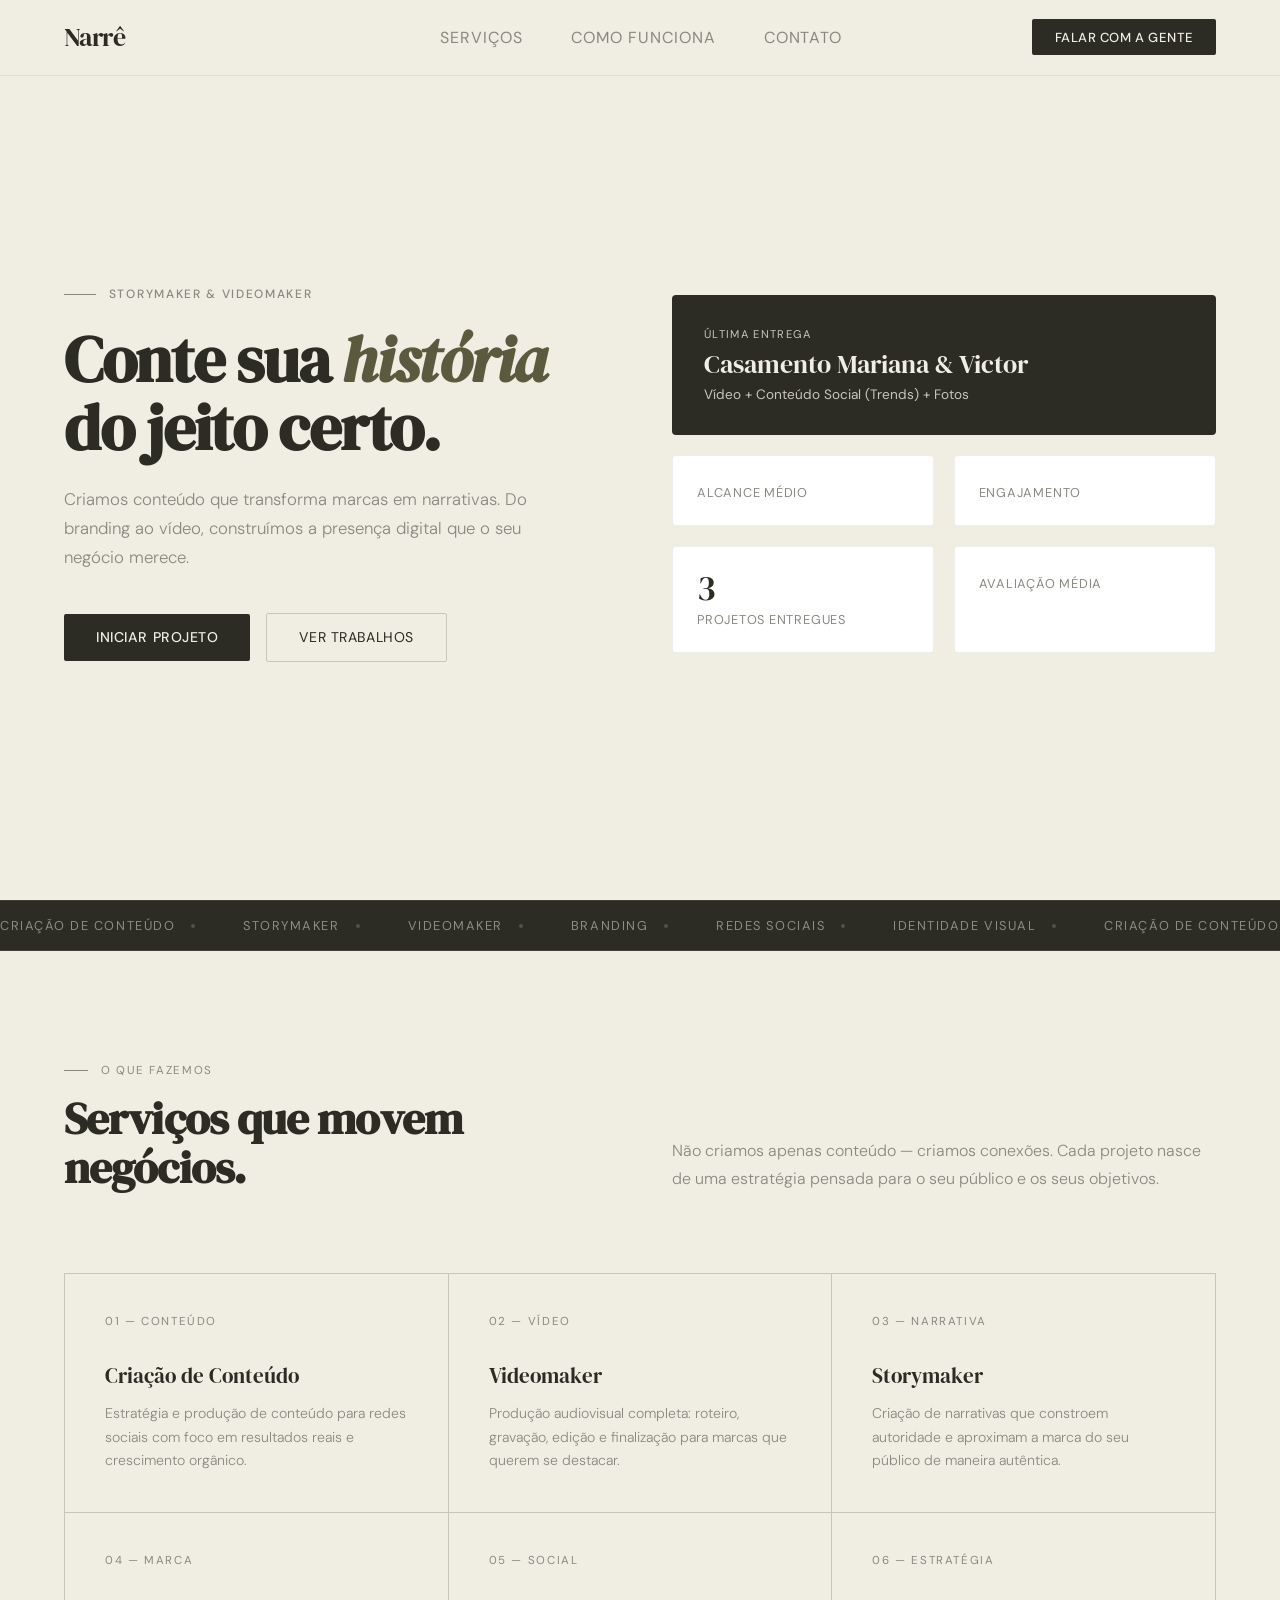
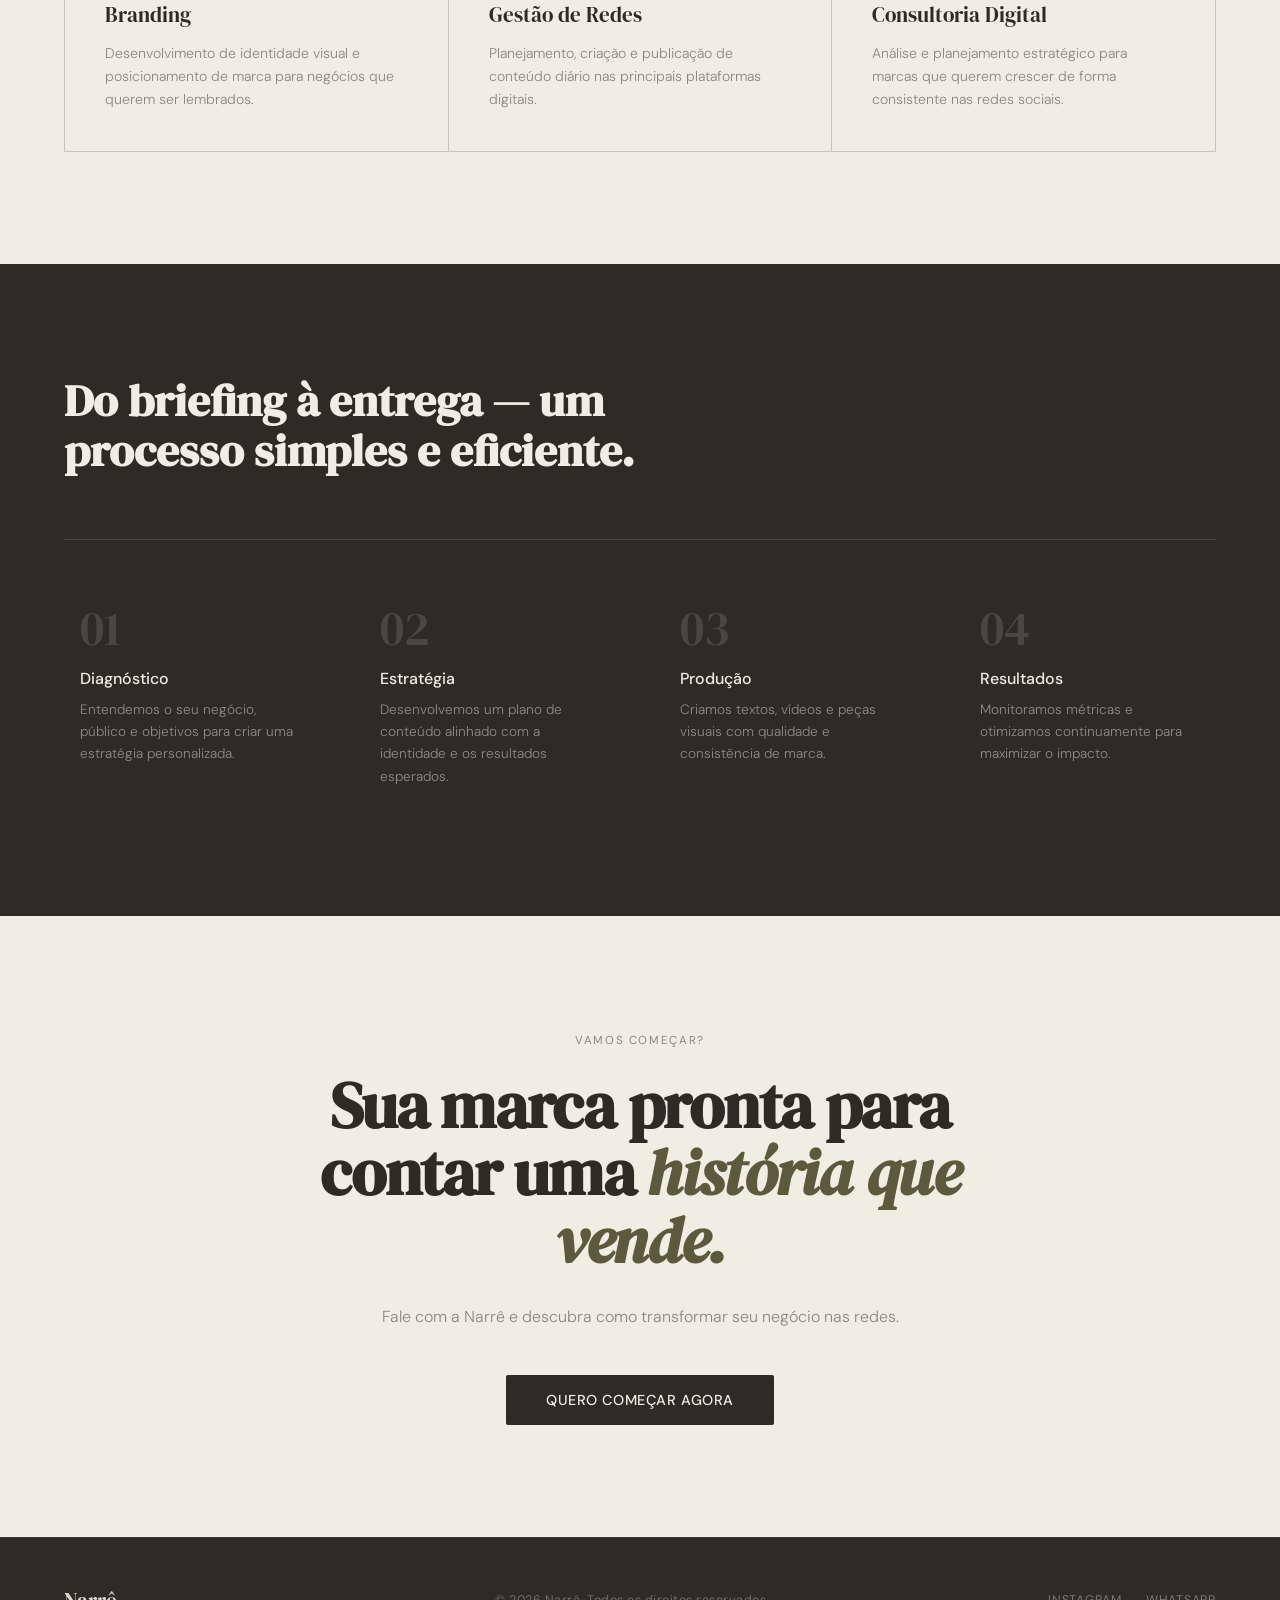
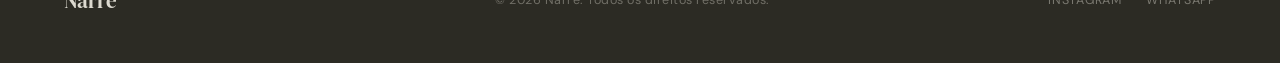
<file: index.html>
<!DOCTYPE html>
<html lang="pt-BR">
<head>
<meta charset="UTF-8">
<meta name="viewport" content="width=device-width, initial-scale=1.0">
<title>Narrê — Storymaker & Videomaker</title>
<link href="https://fonts.googleapis.com/css2?family=DM+Serif+Display:ital@0;1&family=DM+Sans:wght@300;400;500&display=swap" rel="stylesheet">
<link rel="stylesheet" href="style.css">
</head>
<body>

<nav>
  <div class="nav-logo" onclick="window.scrollTo({ top: 0, behavior: 'smooth' })" style="cursor: pointer;" aria-label="Voltar ao topo">Narrê</div>
  <ul class="nav-links">
    <li><a href="#servicos">Serviços</a></li>
    <li><a href="#como">Como funciona</a></li>
    <li><a href="#contato">Contato</a></li> </ul>
  <a href="https://api.whatsapp.com/send/?phone=5511976171508&text=Ol%C3%A1%2C+quero+fazer+um+or%C3%A7amento&type=phone_number&app_absent=0" target="_blank">
  <button class="nav-cta">Falar com a gente</button>
  </a>
</nav>

<!-- HERO -->
<section class="hero">
  <div class="hero-text">
    <div class="hero-eyebrow">Storymaker & Videomaker</div>
    <h1>Conte sua <em>história</em> do jeito certo.</h1>
    <p class="hero-sub">Criamos conteúdo que transforma marcas em narrativas. Do branding ao vídeo, construímos a presença digital que o seu negócio merece.</p>
    <div class="hero-actions">
      <a href="https://api.whatsapp.com/send/?phone=5511976171508&text=Ol%C3%A1%2C+quero+fazer+um+or%C3%A7amento&type=phone_number&app_absent=0" target="_blank"><button class="btn-primary">Iniciar projeto</button></a>
      <a href="https://www.instagram.com/narre.stories?igsh=emUwam11MW8wZjVy" target="_blank"><button class="btn-ghost">Ver trabalhos</button></a>
    </div>
  </div>

 <div class="hero-visual">
        <a style="text-decoration: none;" href="https://www.instagram.com/stories/highlights/18113201458994220/"><div class="hero-card">
          <div class="hero-card-label">Última entrega</div>
          <div class="hero-card-title">Casamento Mariana & Victor</div>
        <div class="hero-card-sub"> Vídeo + Conteúdo Social (Trends) + Fotos</div>
      </div></a>
    <div class="hero-stats">
      <div class="stat-card">
        <div class="stat-num"></div>
        <div class="stat-label">Alcance médio</div>
      </div>
      <div class="stat-card">
        <div class="stat-num"></div>
        <div class="stat-label">Engajamento</div>
      </div>
      <div class="stat-card">
        <div class="stat-num">3</div>
        <div class="stat-label">Projetos entregues</div>
      </div>
      <div class="stat-card">
        <div class="stat-num"></div>
        <div class="stat-label">Avaliação média</div>
      </div>
    </div>
  </div>
</section>

<!-- MARQUEE -->
<div class="marquee-wrap">
  <div class="marquee-track">
    <span class="marquee-item">Criação de Conteúdo <span class="marquee-dot"></span></span>
    <span class="marquee-item">Storymaker <span class="marquee-dot"></span></span>
    <span class="marquee-item">Videomaker <span class="marquee-dot"></span></span>
    <span class="marquee-item">Branding <span class="marquee-dot"></span></span>
    <span class="marquee-item">Redes Sociais <span class="marquee-dot"></span></span>
    <span class="marquee-item">Identidade Visual <span class="marquee-dot"></span></span>
    <span class="marquee-item">Criação de Conteúdo <span class="marquee-dot"></span></span>
    <span class="marquee-item">Storymaker <span class="marquee-dot"></span></span>
    <span class="marquee-item">Videomaker <span class="marquee-dot"></span></span>
    <span class="marquee-item">Branding <span class="marquee-dot"></span></span>
    <span class="marquee-item">Redes Sociais <span class="marquee-dot"></span></span>
    <span class="marquee-item">Identidade Visual <span class="marquee-dot"></span></span>
  </div>
</div>

<!-- SERVICES -->
<section class="section" id="servicos">
  <div class="section-header">
    <div>
      <div class="section-eyebrow">O que fazemos</div>
      <h2 class="section-title">Serviços que movem negócios.</h2>
    </div>
    <p class="section-desc">Não criamos apenas conteúdo — criamos conexões. Cada projeto nasce de uma estratégia pensada para o seu público e os seus objetivos.</p>
  </div>

  <div class="services-grid">
    <div class="service-card">
      <div class="service-icon">01 — Conteúdo</div>
      <div class="service-name">Criação de Conteúdo</div>
      <p class="service-desc">Estratégia e produção de conteúdo para redes sociais com foco em resultados reais e crescimento orgânico.</p>
    </div>
    <div class="service-card">
      <div class="service-icon">02 — Vídeo</div>
      <div class="service-name">Videomaker</div>
      <p class="service-desc">Produção audiovisual completa: roteiro, gravação, edição e finalização para marcas que querem se destacar.</p>
    </div>
    <div class="service-card">
      <div class="service-icon">03 — Narrativa</div>
      <div class="service-name">Storymaker</div>
      <p class="service-desc">Criação de narrativas que constroem autoridade e aproximam a marca do seu público de maneira autêntica.</p>
    </div>
    <div class="service-card">
      <div class="service-icon">04 — Marca</div>
      <div class="service-name">Branding</div>
      <p class="service-desc">Desenvolvimento de identidade visual e posicionamento de marca para negócios que querem ser lembrados.</p>
    </div>
    <div class="service-card">
      <div class="service-icon">05 — Social</div>
      <div class="service-name">Gestão de Redes</div>
      <p class="service-desc">Planejamento, criação e publicação de conteúdo diário nas principais plataformas digitais.</p>
    </div>
    <div class="service-card">
      <div class="service-icon">06 — Estratégia</div>
      <div class="service-name">Consultoria Digital</div>
      <p class="service-desc">Análise e planejamento estratégico para marcas que querem crescer de forma consistente nas redes sociais.</p>
    </div>
  </div>
</section>

<!-- HOW IT WORKS -->
<section class="how-section" id="como">
  <h2 class="how-title">Do briefing à entrega — um processo simples e eficiente.</h2>
  <div class="steps">
    <div class="step">
      <div class="step-num">01</div>
      <div class="step-title">Diagnóstico</div>
      <p class="step-desc">Entendemos o seu negócio, público e objetivos para criar uma estratégia personalizada.</p>
    </div>
    <div class="step">
      <div class="step-num">02</div>
      <div class="step-title">Estratégia</div>
      <p class="step-desc">Desenvolvemos um plano de conteúdo alinhado com a identidade e os resultados esperados.</p>
    </div>
    <div class="step">
      <div class="step-num">03</div>
      <div class="step-title">Produção</div>
      <p class="step-desc">Criamos textos, vídeos e peças visuais com qualidade e consistência de marca.</p>
    </div>
    <div class="step">
      <div class="step-num">04</div>
      <div class="step-title">Resultados</div>
      <p class="step-desc">Monitoramos métricas e otimizamos continuamente para maximizar o impacto.</p>
    </div>
  </div>
</section>

<!-- CTA -->
<section class="cta-section" id="contato">
  <span class="cta-tag">Vamos começar?</span>
  <h2 class="cta-title">Sua marca pronta para contar uma <em>história que vende.</em></h2>
  <p class="cta-sub">Fale com a Narrê e descubra como transformar seu negócio nas redes.</p>
  <a href="https://api.whatsapp.com/send/?phone=5511976171508&text=Ol%C3%A1%2C+quero+fazer+um+or%C3%A7amento&type=phone_number&app_absent=0" target="_blank">
    <button class="btn-primary" style="font-size: 0.9rem; padding: 1rem 2.5rem;">Quero começar agora</button>
  </a>
</section>

<!-- FOOTER -->
<footer>
  <div class="footer-logo">Narrê</div>
  <div class="footer-copy">© 2026 Narrê. Todos os direitos reservados.</div>
  <div class="footer-links">
    <a href="https://www.instagram.com/narre.stories?igsh=emUwam11MW8wZjVy" target="_blank">Instagram</a>
    <a href="https://api.whatsapp.com/send/?phone=5511976171508&text=Ol%C3%A1%2C+quero+fazer+um+or%C3%A7amento&type=phone_number&app_absent=0" target="_blank">WhatsApp</a>
  </div>
</footer>

</body>
</html>
</file>
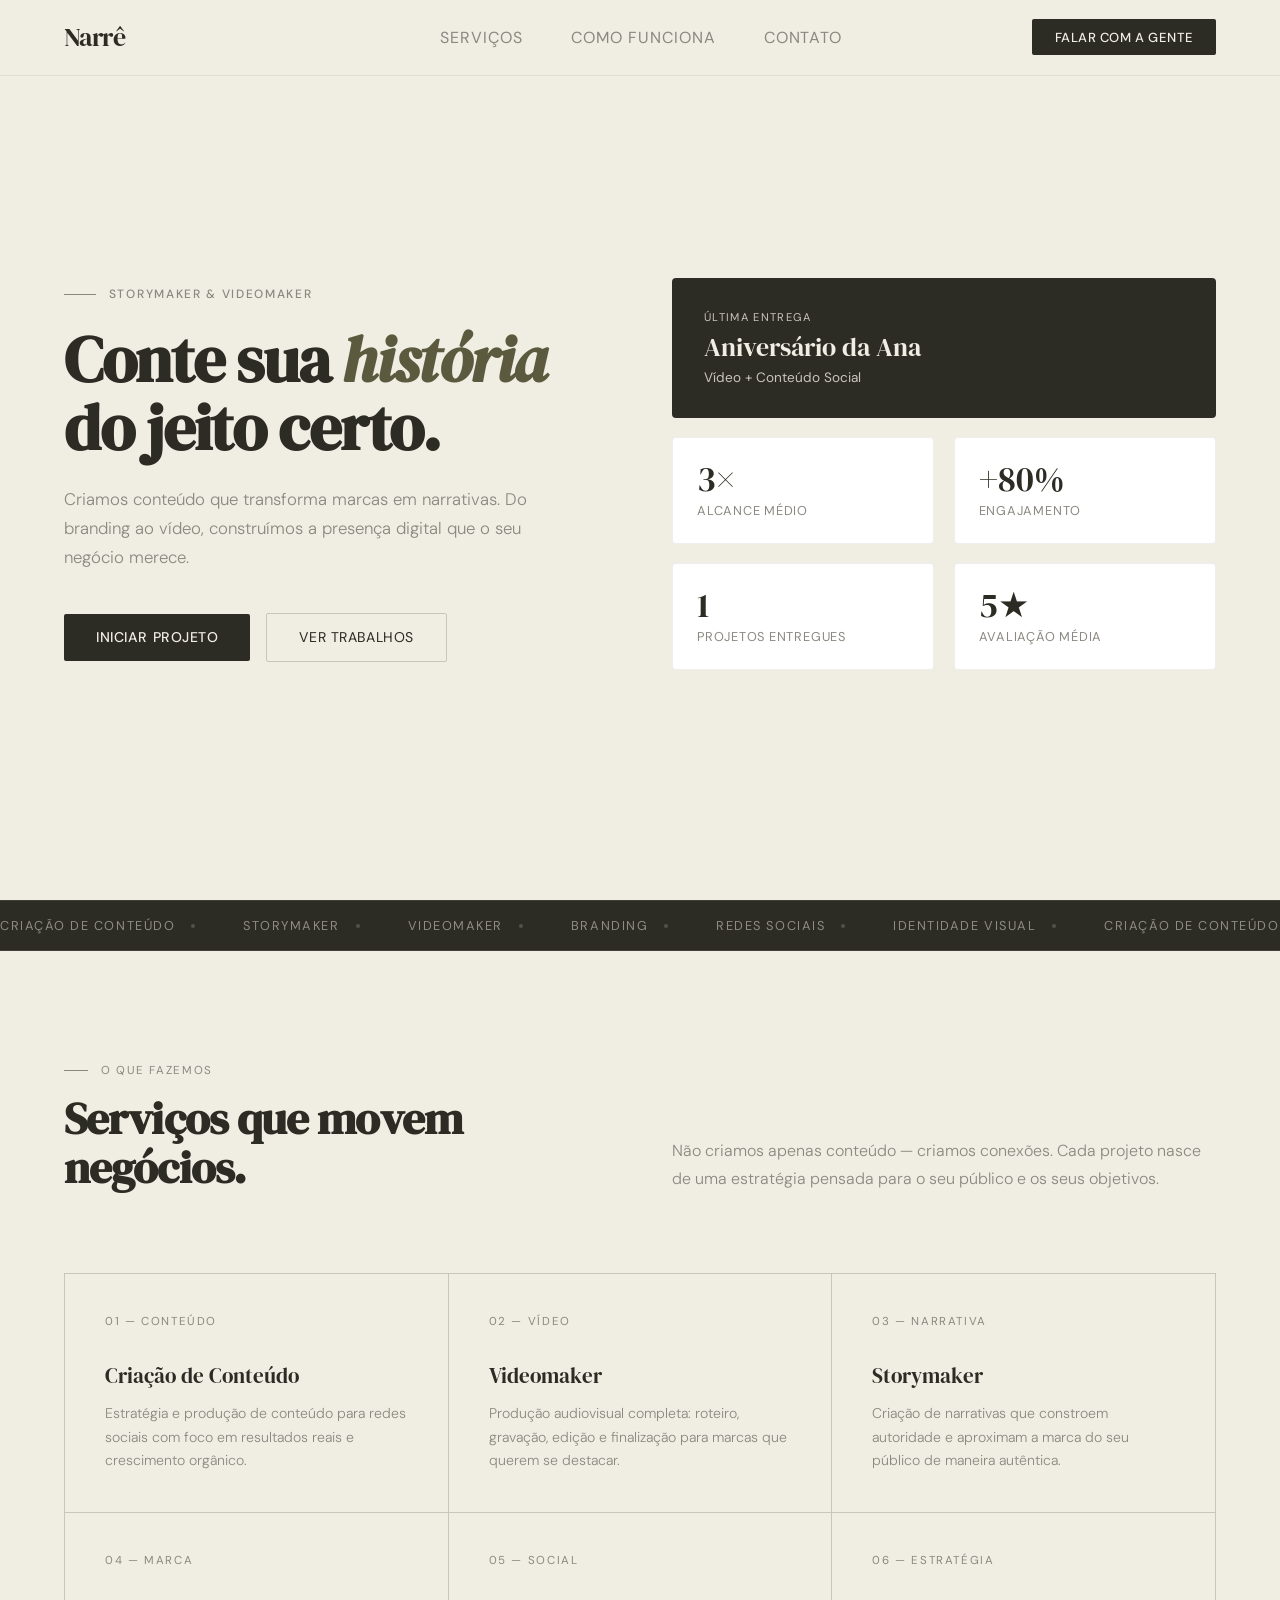
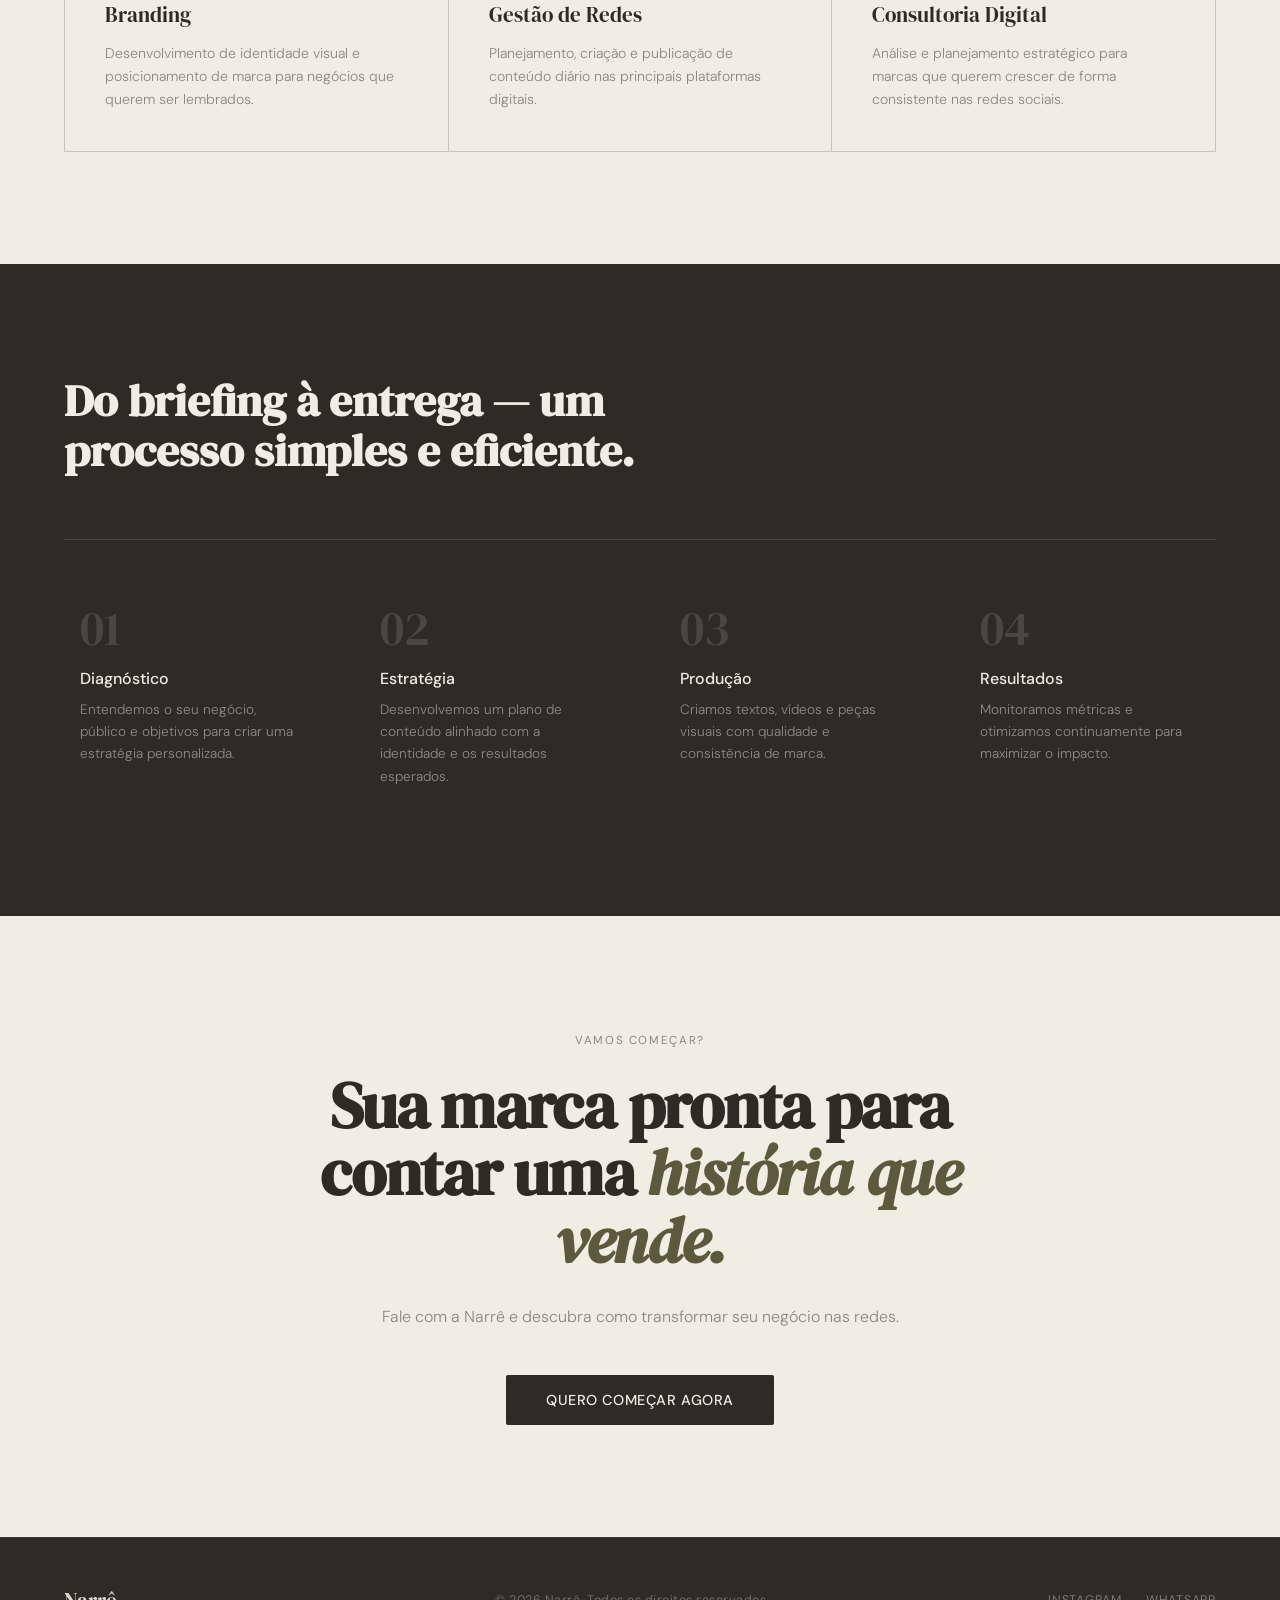
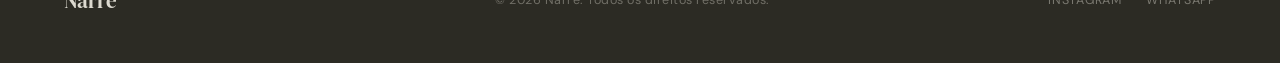
<file: narre_landing_page.html>
<!DOCTYPE html>
<html lang="pt-BR">
<head>
<meta charset="UTF-8">
<meta name="viewport" content="width=device-width, initial-scale=1.0">
<title>Narrê — Storymaker & Videomaker</title>
<link href="https://fonts.googleapis.com/css2?family=DM+Serif+Display:ital@0;1&family=DM+Sans:wght@300;400;500&display=swap" rel="stylesheet">
<link rel="stylesheet" href="style.css">
</head>
<body>

<nav>
  <div class="nav-logo">Narrê</div>
  <ul class="nav-links">
    <li><a href="#servicos">Serviços</a></li>
    <li><a href="#como">Como funciona</a></li>
    <li><a href="#contato">Contato</a></li>
  </ul>
  <a href="https://api.whatsapp.com/send/?phone=5511942625018&text=Ol%C3%A1%2C+quero+fazer+um+or%C3%A7amento&type=phone_number&app_absent=0" target="_blank">
  <button class="nav-cta">Falar com a gente</button>
  </a>
</nav>

<!-- HERO -->
<section class="hero">
  <div class="hero-text">
    <div class="hero-eyebrow">Storymaker & Videomaker</div>
    <h1>Conte sua <em>história</em> do jeito certo.</h1>
    <p class="hero-sub">Criamos conteúdo que transforma marcas em narrativas. Do branding ao vídeo, construímos a presença digital que o seu negócio merece.</p>
    <div class="hero-actions">
      <a href="https://api.whatsapp.com/send/?phone=5511942625018&text=Ol%C3%A1%2C+quero+fazer+um+or%C3%A7amento&type=phone_number&app_absent=0" target="_blank"><button class="btn-primary">Iniciar projeto</button></a>
      <a href="https://www.instagram.com/narre.stories?igsh=emUwam11MW8wZjVy" target="_blank"><button class="btn-ghost">Ver trabalhos</button></a>
    </div>
  </div>

 <div class="hero-visual">
    <div class="hero-card">
      <div class="hero-card-label">Última entrega</div>
      <div class="hero-card-title">Aniversário da Ana</div>
      <div class="hero-card-sub"> Vídeo + Conteúdo Social</div>
    </div>
    <div class="hero-stats">
      <div class="stat-card">
        <div class="stat-num">3×</div>
        <div class="stat-label">Alcance médio</div>
      </div>
      <div class="stat-card">
        <div class="stat-num">+80%</div>
        <div class="stat-label">Engajamento</div>
      </div>
      <div class="stat-card">
        <div class="stat-num">1</div>
        <div class="stat-label">Projetos entregues</div>
      </div>
      <div class="stat-card">
        <div class="stat-num">5★</div>
        <div class="stat-label">Avaliação média</div>
      </div>
    </div>
  </div>
</section>

<!-- MARQUEE -->
<div class="marquee-wrap">
  <div class="marquee-track">
    <span class="marquee-item">Criação de Conteúdo <span class="marquee-dot"></span></span>
    <span class="marquee-item">Storymaker <span class="marquee-dot"></span></span>
    <span class="marquee-item">Videomaker <span class="marquee-dot"></span></span>
    <span class="marquee-item">Branding <span class="marquee-dot"></span></span>
    <span class="marquee-item">Redes Sociais <span class="marquee-dot"></span></span>
    <span class="marquee-item">Identidade Visual <span class="marquee-dot"></span></span>
    <span class="marquee-item">Criação de Conteúdo <span class="marquee-dot"></span></span>
    <span class="marquee-item">Storymaker <span class="marquee-dot"></span></span>
    <span class="marquee-item">Videomaker <span class="marquee-dot"></span></span>
    <span class="marquee-item">Branding <span class="marquee-dot"></span></span>
    <span class="marquee-item">Redes Sociais <span class="marquee-dot"></span></span>
    <span class="marquee-item">Identidade Visual <span class="marquee-dot"></span></span>
  </div>
</div>

<!-- SERVICES -->
<section class="section" id="servicos">
  <div class="section-header">
    <div>
      <div class="section-eyebrow">O que fazemos</div>
      <h2 class="section-title">Serviços que movem negócios.</h2>
    </div>
    <p class="section-desc">Não criamos apenas conteúdo — criamos conexões. Cada projeto nasce de uma estratégia pensada para o seu público e os seus objetivos.</p>
  </div>

  <div class="services-grid">
    <div class="service-card">
      <div class="service-icon">01 — Conteúdo</div>
      <div class="service-name">Criação de Conteúdo</div>
      <p class="service-desc">Estratégia e produção de conteúdo para redes sociais com foco em resultados reais e crescimento orgânico.</p>
    </div>
    <div class="service-card">
      <div class="service-icon">02 — Vídeo</div>
      <div class="service-name">Videomaker</div>
      <p class="service-desc">Produção audiovisual completa: roteiro, gravação, edição e finalização para marcas que querem se destacar.</p>
    </div>
    <div class="service-card">
      <div class="service-icon">03 — Narrativa</div>
      <div class="service-name">Storymaker</div>
      <p class="service-desc">Criação de narrativas que constroem autoridade e aproximam a marca do seu público de maneira autêntica.</p>
    </div>
    <div class="service-card">
      <div class="service-icon">04 — Marca</div>
      <div class="service-name">Branding</div>
      <p class="service-desc">Desenvolvimento de identidade visual e posicionamento de marca para negócios que querem ser lembrados.</p>
    </div>
    <div class="service-card">
      <div class="service-icon">05 — Social</div>
      <div class="service-name">Gestão de Redes</div>
      <p class="service-desc">Planejamento, criação e publicação de conteúdo diário nas principais plataformas digitais.</p>
    </div>
    <div class="service-card">
      <div class="service-icon">06 — Estratégia</div>
      <div class="service-name">Consultoria Digital</div>
      <p class="service-desc">Análise e planejamento estratégico para marcas que querem crescer de forma consistente nas redes sociais.</p>
    </div>
  </div>
</section>

<!-- HOW IT WORKS -->
<section class="how-section" id="como">
  <h2 class="how-title">Do briefing à entrega — um processo simples e eficiente.</h2>
  <div class="steps">
    <div class="step">
      <div class="step-num">01</div>
      <div class="step-title">Diagnóstico</div>
      <p class="step-desc">Entendemos o seu negócio, público e objetivos para criar uma estratégia personalizada.</p>
    </div>
    <div class="step">
      <div class="step-num">02</div>
      <div class="step-title">Estratégia</div>
      <p class="step-desc">Desenvolvemos um plano de conteúdo alinhado com a identidade e os resultados esperados.</p>
    </div>
    <div class="step">
      <div class="step-num">03</div>
      <div class="step-title">Produção</div>
      <p class="step-desc">Criamos textos, vídeos e peças visuais com qualidade e consistência de marca.</p>
    </div>
    <div class="step">
      <div class="step-num">04</div>
      <div class="step-title">Resultados</div>
      <p class="step-desc">Monitoramos métricas e otimizamos continuamente para maximizar o impacto.</p>
    </div>
  </div>
</section>

<!-- CTA -->
<section class="cta-section" id="contato">
  <span class="cta-tag">Vamos começar?</span>
  <h2 class="cta-title">Sua marca pronta para contar uma <em>história que vende.</em></h2>
  <p class="cta-sub">Fale com a Narrê e descubra como transformar seu negócio nas redes.</p>
  <a href="https://api.whatsapp.com/send/?phone=5511942625018&text=Ol%C3%A1%2C+quero+fazer+um+or%C3%A7amento&type=phone_number&app_absent=0" target="_blank">
    <button class="btn-primary" style="font-size: 0.9rem; padding: 1rem 2.5rem;">Quero começar agora</button>
  </a>
</section>

<!-- FOOTER -->
<footer>
  <div class="footer-logo">Narrê</div>
  <div class="footer-copy">© 2026 Narrê. Todos os direitos reservados.</div>
  <div class="footer-links">
    <a href="https://www.instagram.com/narre.stories?igsh=emUwam11MW8wZjVy" target="_blank">Instagram</a>
    <a href="https://api.whatsapp.com/send/?phone=5511942625018&text=Ol%C3%A1%2C+quero+fazer+um+or%C3%A7amento&type=phone_number&app_absent=0" target="_blank">WhatsApp</a>
  </div>
</footer>

</body>
</html>
</file>
<file: style.css>
* { margin: 0; padding: 0; box-sizing: border-box; }

  :root {
    --cream: #F0EDE3;
    --dark: #2C2B24;
    --olive: #3D3C2E;
    --gray: #8A8880;
    --light-gray: #C8C5BB;
    --accent: #5C5A3E;
  }

  html { scroll-behavior: smooth; }

  body {
    font-family: 'DM Sans', sans-serif;
    background: var(--cream);
    color: var(--dark);
    overflow-x: hidden;
  }

  /* NAV */
  nav {
    position: fixed; top: 0; left: 0; right: 0; z-index: 100;
    display: flex; align-items: center; justify-content: space-between;
    padding: 1.2rem 5%;
    background: rgba(240, 237, 227, 0.92);
    backdrop-filter: blur(10px);
    border-bottom: 1px solid rgba(44,43,36,0.08);
  }
.nav-links { 
  display: flex; 
  gap: 2rem; 
  list-style: none;
  margin-left: 125px;
}

.nav-links a {
  position: relative;
  font-size: 1rem; 
  font-weight: 400; 
  letter-spacing: 0.06em; 
  text-transform: uppercase; 
  color: var(--gray); 
  text-decoration: none;
  transition: color 0.2s;
  padding: 6px 8px;
  z-index: 1;
}

/* fundo animado */
.nav-links a::before {
  content: "";
  position: absolute;
  inset: 0;
  background: var(--dark);
  z-index: -1;
  border-radius: 5px;

  transform: scaleX(0);
  transform-origin: center;
  transition: transform 0.3s ease;
  
}

/* hover */
.nav-links a:hover::before {
  transform: scaleX(1);
}

.nav-links a:hover {
  color: var(--cream);
}
  
  .nav-logo {
    font-family: 'DM Serif Display', serif;
    font-size: 1.6rem;
    color: var(--dark);
    letter-spacing: -0.02em;
  }

  /*.nav-links { display: flex; gap: 3rem; list-style: none;}
  .nav-links a {
    font-size: 0.85rem; font-weight: 400; letter-spacing: 0.06em; 
    text-transform: uppercase; color: var(--gray); text-decoration: none;
    transition: color 0.2s;
  }
  .nav-links a:hover { color: var(--dark); }
*/
  .nav-cta {
    background: var(--dark); color: var(--cream);
    border: none; padding: 0.6rem 1.4rem;
    font-family: 'DM Sans', sans-serif; font-size: 0.82rem;
    font-weight: 500; letter-spacing: 0.04em;
    cursor: pointer; border-radius: 2px;
    text-transform: uppercase; transition: background 0.2s;
  }
  .nav-cta:hover { background: var(--olive); }

  /* HERO */
  .hero {
    min-height: 100vh;
    display: grid; grid-template-columns: 1fr 1fr;
    align-items: center;
    padding: 8rem 5% 5rem;
    gap: 4rem;
  }

  .hero-eyebrow {
    font-size: 0.75rem; font-weight: 500; letter-spacing: 0.14em;
    text-transform: uppercase; color: var(--gray);
    margin-bottom: 1.5rem;
    display: flex; align-items: center; gap: 0.8rem;
  }
  .hero-eyebrow::before {
    content: ''; display: block; width: 32px; height: 1px; background: var(--gray);
  }

  .hero h1 {
    font-family: 'DM Serif Display', serif;
    font-size: clamp(3rem, 5vw, 4.5rem);
    line-height: 1.05; letter-spacing: -0.02em;
    color: var(--dark); margin-bottom: 1.5rem;
  }

  .hero h1 em {
    font-style: italic; color: var(--accent);
  }

  .hero-sub {
    font-size: 1.05rem; font-weight: 300; line-height: 1.75;
    color: var(--gray); max-width: 480px; margin-bottom: 2.5rem;
  }

  .hero-actions { display: flex; gap: 1rem; align-items: center; }

  .btn-primary {
    background: var(--dark); color: var(--cream);
    border: none; padding: 0.9rem 2rem;
    font-family: 'DM Sans', sans-serif; font-size: 0.88rem;
    font-weight: 500; letter-spacing: 0.04em; text-transform: uppercase;
    cursor: pointer; border-radius: 2px; transition: background 0.2s;
  }
  .btn-primary:hover { background: var(--olive); }

  .btn-ghost {
    background: transparent; color: var(--dark);
    border: 1px solid var(--light-gray); padding: 0.9rem 2rem;
    font-family: 'DM Sans', sans-serif; font-size: 0.88rem;
    font-weight: 400; letter-spacing: 0.04em; text-transform: uppercase;
    cursor: pointer; border-radius: 2px; transition: border-color 0.2s;
  }
  .btn-ghost:hover { border-color: var(--dark); }

  /* HERO VISUAL */
  .hero-visual {
    display: flex; flex-direction: column; gap: 1.2rem;
    position: relative;
  }

  .hero-card {
    background: var(--dark); color: var(--cream);
    border-radius: 4px; padding: 2rem;
    position: relative; overflow: hidden;
  }

  .hero-card-label {
    font-size: 0.7rem; letter-spacing: 0.12em; text-transform: uppercase;
    color: var(--light-gray); margin-bottom: 0.5rem;
  }

  .hero-card-title {
    font-family: 'DM Serif Display', serif;
    font-size: 1.6rem; line-height: 1.2;
  }

  .hero-card-sub { font-size: 0.85rem; color: var(--light-gray); margin-top: 0.4rem; }

  .hero-stats {
    display: grid; grid-template-columns: 1fr 1fr;
    gap: 1.2rem;
  }

  .stat-card {
    background: white; border-radius: 4px; padding: 1.5rem;
    border: 1px solid rgba(44,43,36,0.08);
  }

  .stat-num {
    font-family: 'DM Serif Display', serif;
    font-size: 2.2rem; color: var(--dark); line-height: 1;
  }

  .stat-label {
    font-size: 0.8rem; color: var(--gray); margin-top: 0.3rem;
    text-transform: uppercase; letter-spacing: 0.06em;
  }

  .hero-card,
.stat-card {
  transition: transform 0.35s ease, box-shadow 0.35s ease;
  cursor: pointer;
}

/* efeito ao passar o mouse */
.hero-card:hover,
.stat-card:hover {
  transform: scale(1.05) translateY(-5px);
  box-shadow: 0 20px 40px rgba(0, 0, 0, 0.15);
}

  /* MARQUEE */
  .marquee-wrap {
    overflow: hidden; background: var(--dark); padding: 1rem 0;
    border-top: 1px solid rgba(240,237,227,0.1);
    border-bottom: 1px solid rgba(240,237,227,0.1);
  }

  .marquee-track {
    display: flex; gap: 3rem; white-space: nowrap;
    animation: marquee 18s linear infinite;
  }

  .marquee-item {
    font-size: 0.8rem; letter-spacing: 0.12em; text-transform: uppercase;
    color: var(--cream); opacity: 0.5; flex-shrink: 0;
    display: flex; align-items: center; gap: 1rem;
  }

  .marquee-dot {
    width: 4px; height: 4px; border-radius: 50%;
    background: var(--cream); opacity: 0.4;
  }

  @keyframes marquee {
    from { transform: translateX(0); }
    to { transform: translateX(-50%); }
  }

  /* SERVICES */
  .section { padding: 7rem 5%; }

  .section-header {
    display: grid; grid-template-columns: 1fr 1fr;
    gap: 4rem; margin-bottom: 5rem; align-items: end;
  }

  .section-eyebrow {
    font-size: 0.72rem; letter-spacing: 0.14em; text-transform: uppercase;
    color: var(--gray); margin-bottom: 1rem;
    display: flex; align-items: center; gap: 0.8rem;
  }

  .section-eyebrow::before {
    content: ''; display: block; width: 24px; height: 1px; background: var(--gray);
  }

  .section-title {
    font-family: 'DM Serif Display', serif;
    font-size: clamp(2rem, 3.5vw, 3rem);
    line-height: 1.1; letter-spacing: -0.02em;
  }

  .section-desc {
    font-size: 1rem; line-height: 1.75; color: var(--gray);
    font-weight: 300;
  }

  .services-grid {
    display: grid; grid-template-columns: repeat(3, 1fr);
    gap: 1px; background: var(--light-gray);
    border: 1px solid var(--light-gray);
  }

  .service-card {
    background: var(--cream); padding: 2.5rem;
    transition: background 0.25s;
    cursor: default;
  }

  .service-card:hover { background: var(--dark); }
  .service-card:hover .service-icon { color: var(--cream); opacity: 0.4; }
  .service-card:hover .service-name { color: var(--cream); }
  .service-card:hover .service-desc { color: var(--light-gray); }

  .service-icon {
    font-size: 0.72rem; letter-spacing: 0.14em; text-transform: uppercase;
    color: var(--gray); margin-bottom: 2rem;
    font-family: 'DM Sans', sans-serif;
    transition: color 0.25s, opacity 0.25s;
  }

  .service-name {
    font-family: 'DM Serif Display', serif;
    font-size: 1.3rem; margin-bottom: 0.8rem;
    transition: color 0.25s;
  }

  .service-desc {
    font-size: 0.88rem; line-height: 1.65; color: var(--gray);
    font-weight: 300; transition: color 0.25s;
  }

  /* HOW IT WORKS */
  .how-section {
    padding: 7rem 5%; background: var(--dark); color: var(--cream);
  }

  .how-title {
    font-family: 'DM Serif Display', serif;
    font-size: clamp(2rem, 3.5vw, 3rem);
    line-height: 1.1; margin-bottom: 4rem;
    max-width: 600px;
  }

  .steps {
    display: grid; grid-template-columns: repeat(4, 1fr);
    gap: 3rem;
    border-top: 1px solid rgba(240,237,227,0.12);
    padding-top: 3rem;
    cursor: pointer;
  }

  .step-num {
    font-family: 'DM Serif Display', serif;
    font-size: 3rem; color: rgba(240,237,227,0.15);
    margin-bottom: 1rem; line-height: 1;
  }

  .step-title {
    font-size: 1rem; font-weight: 500; margin-bottom: 0.6rem; color: var(--cream);
  }

  .step-desc {
    font-size: 0.85rem; color: rgba(240,237,227,0.5); line-height: 1.65; font-weight: 300;
  }

  .step {
  transition: all 0.35s ease;
  padding: 1rem;
  border-radius: 6px;
}

/* efeito principal */
.step:hover {
  transform: translateY(-6px);
  background: rgba(255, 255, 255, 0.03);
}

  /* CTA */
  .cta-section {
    padding: 7rem 5%; text-align: center;
    background: var(--cream);
  }

  .cta-tag {
    display: inline-block;
    font-size: 0.72rem; letter-spacing: 0.14em; text-transform: uppercase;
    color: var(--gray); margin-bottom: 1.5rem;
  }

  .cta-title {
    font-family: 'DM Serif Display', serif;
    font-size: clamp(2.5rem, 5vw, 4.5rem);
    line-height: 1.05; letter-spacing: -0.02em;
    max-width: 700px; margin: 0 auto 2rem;
  }

  .cta-title em { font-style: italic; color: var(--accent); }

  .cta-sub {
    font-size: 1rem; color: var(--gray); font-weight: 300;
    margin-bottom: 3rem;
  }

  /* FOOTER */
  footer {
    margin: 0 auto;
    background: var(--dark); color: var(--cream);
    padding: 3rem 5%;
    display: flex;
    align-items: center; justify-content: space-between;
    border-top: 1px solid rgba(240,237,227,0.08);
  }

  .footer-logo {
    font-family: 'DM Serif Display', serif;
    font-size: 1.3rem; opacity: 0.9;
  }

  .footer-copy {
    font-size: 0.78rem; color: rgba(240,237,227,0.35);
    letter-spacing: 0.04em;
    padding: 0rem;
    margin-left: 100px;
  }

  .footer-links { display: flex; gap: 1.5rem; }
  .footer-links a {
    font-size: 0.78rem; color: rgba(240,237,227,0.4);
    text-decoration: none; text-transform: uppercase; letter-spacing: 0.06em;
    transition: opacity 0.2s;
  }
  .footer-links a:hover { opacity: 1; color: var(--cream); }

  /* ANIMATIONS */
  @keyframes fadeUp {
    from { opacity: 0; transform: translateY(24px); }
    to { opacity: 1; transform: translateY(0); }
  }

  .hero-text > * { animation: fadeUp 0.7s ease both; }
  .hero-eyebrow { animation-delay: 0.1s; }
  .hero h1 { animation-delay: 0.25s; }
  .hero-sub { animation-delay: 0.4s; }
  .hero-actions { animation-delay: 0.55s; }
  .hero-visual { animation: fadeUp 0.7s 0.3s ease both; }

  @media (max-width: 900px) {
    .hero { grid-template-columns: 1fr; padding-top: 7rem; }
    .hero-stats { display: none; }
    .services-grid { grid-template-columns: 1fr 1fr; }
    .steps { grid-template-columns: 1fr 1fr; }
    .section-header { grid-template-columns: 1fr; gap: 1.5rem; }
    footer { flex-direction: column; gap: 1.5rem; text-align: center; }
  }

  @media (max-width: 600px) {
    .services-grid { grid-template-columns: 1fr; }
    .steps { grid-template-columns: 1fr; }
    nav .nav-links { display: none; }
  }
</file>
